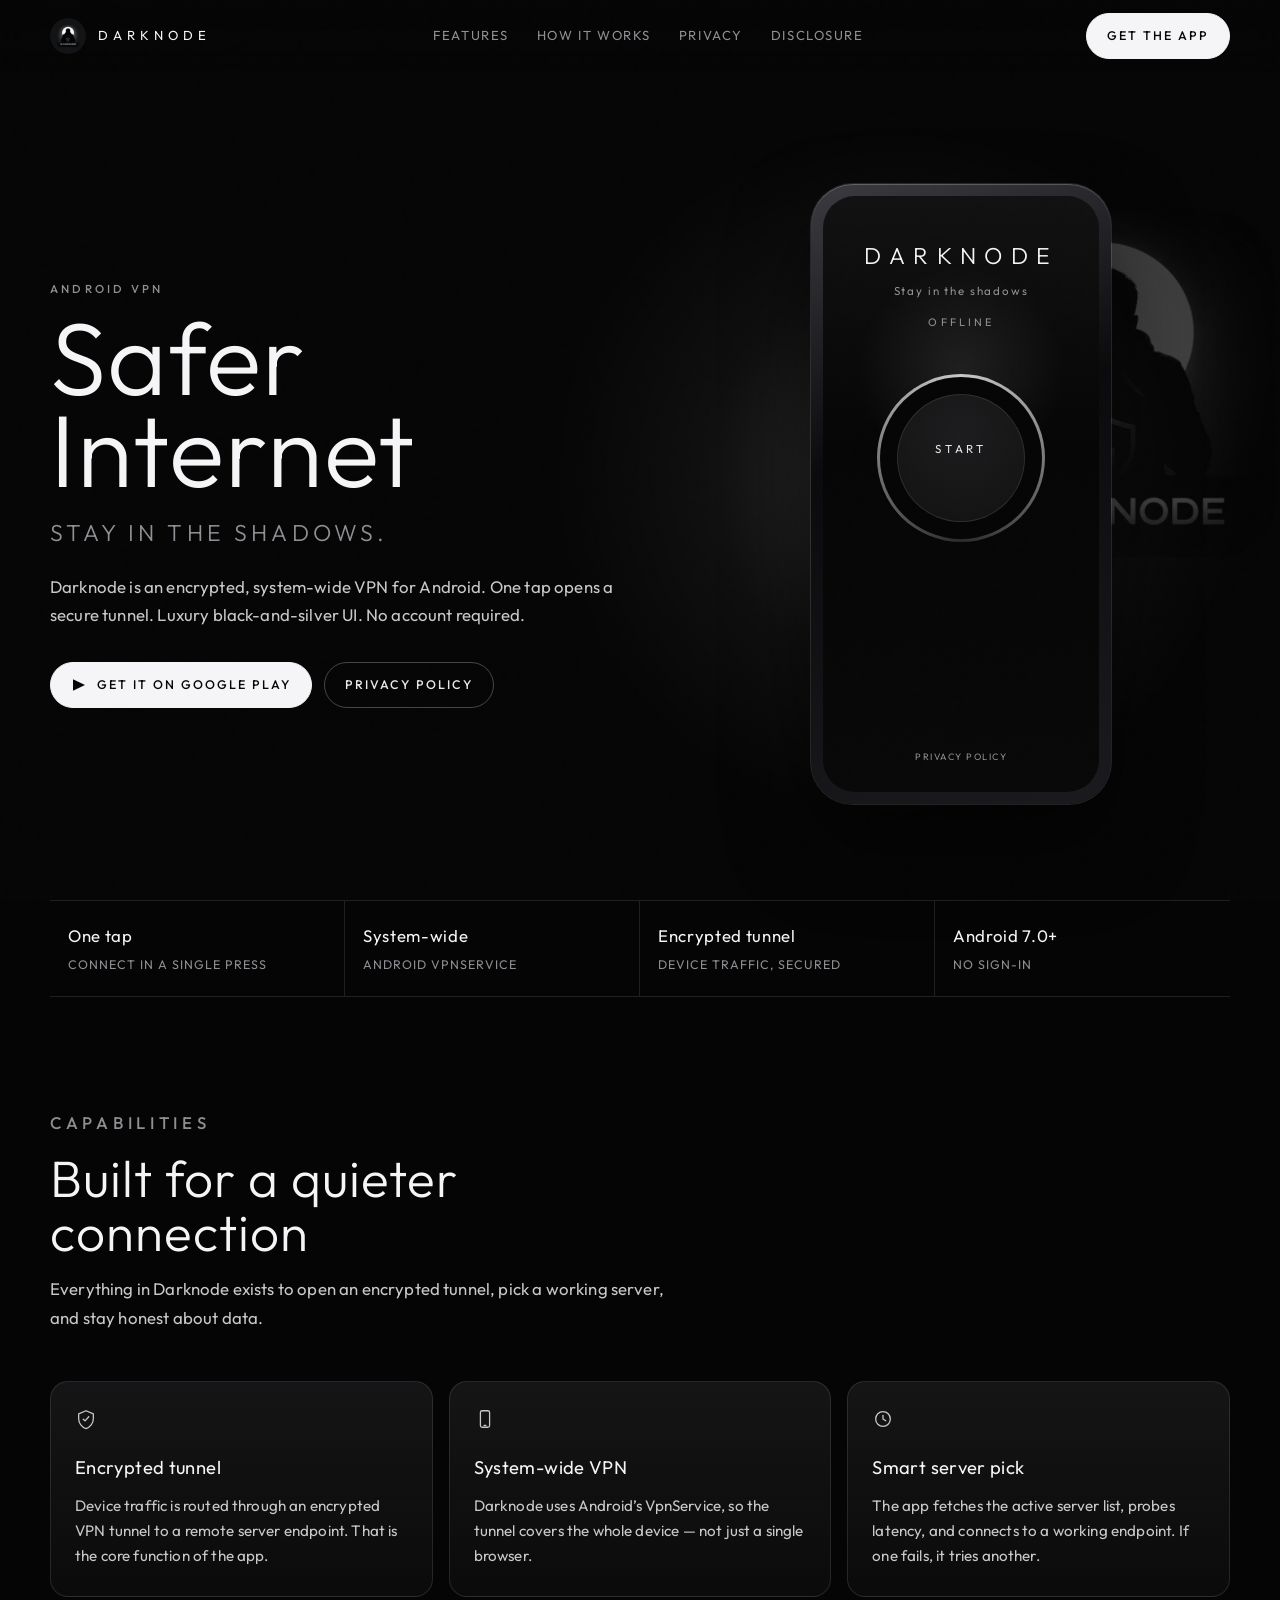
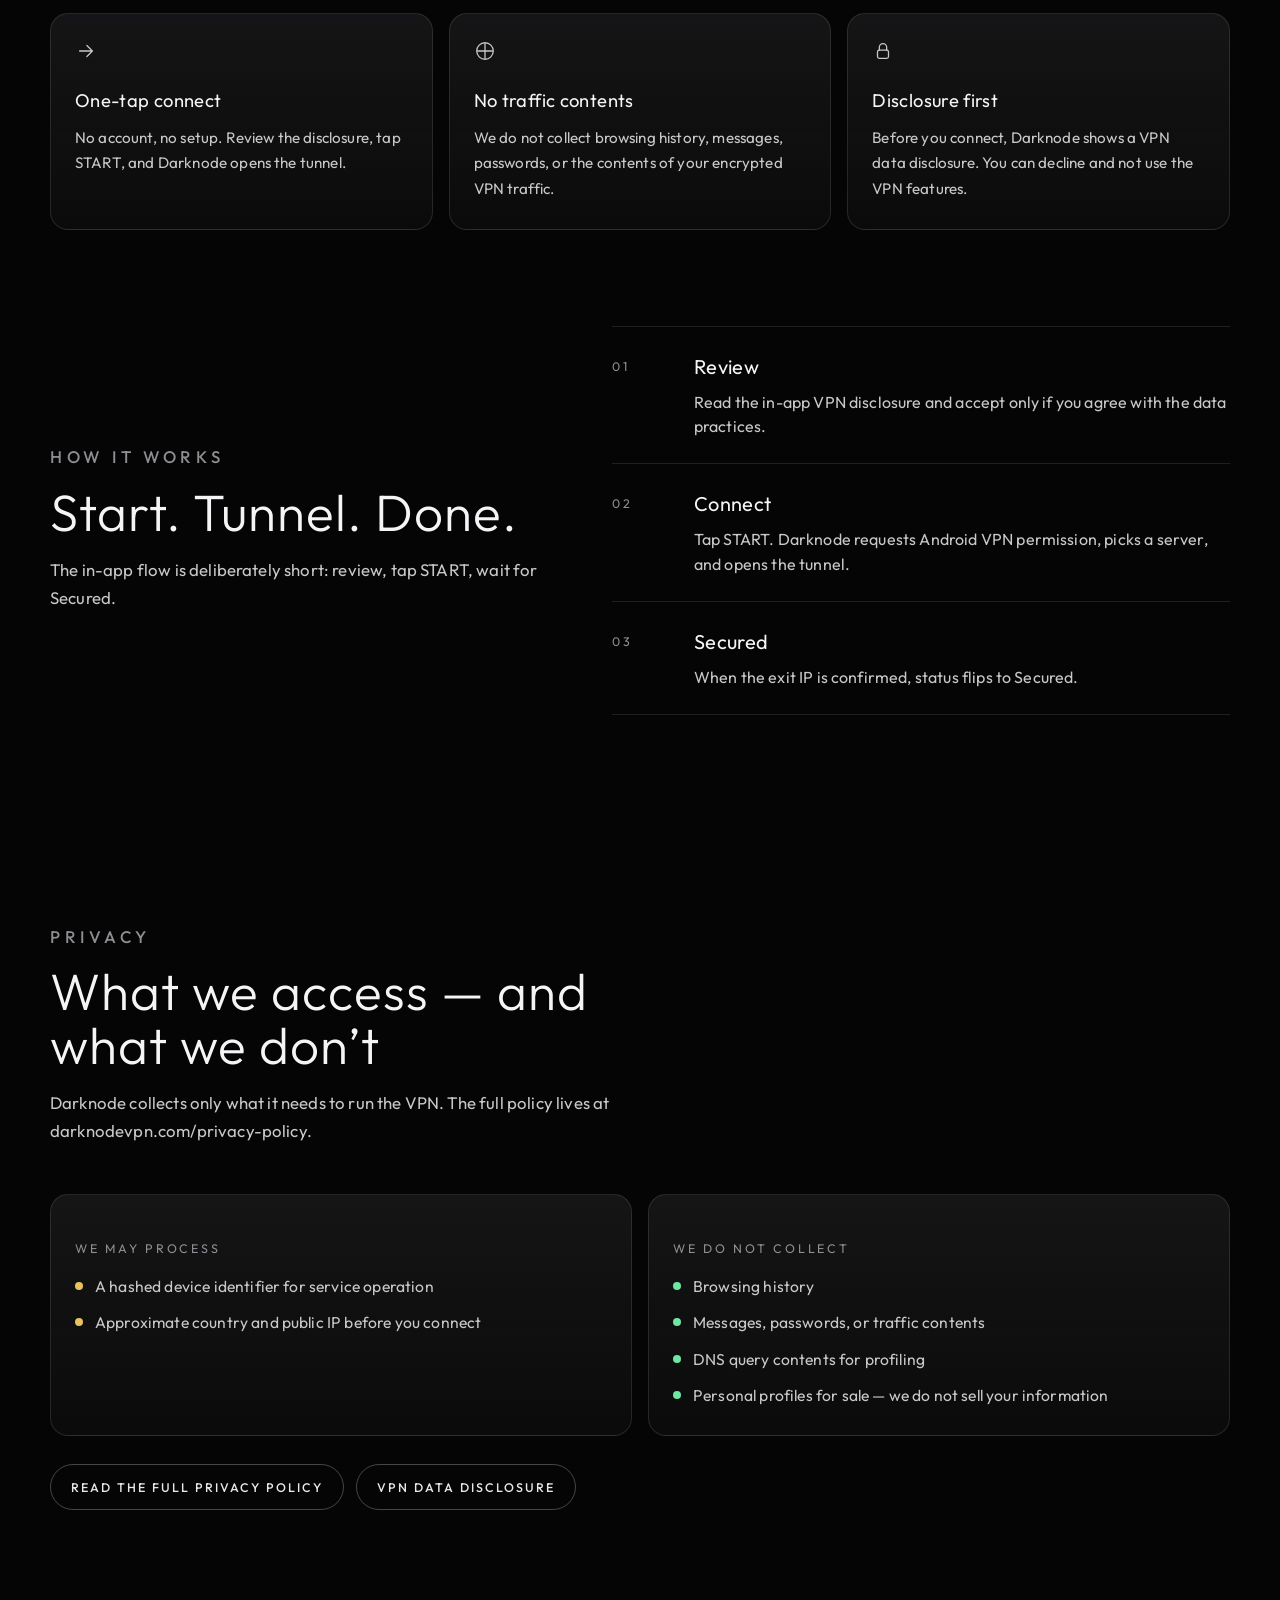
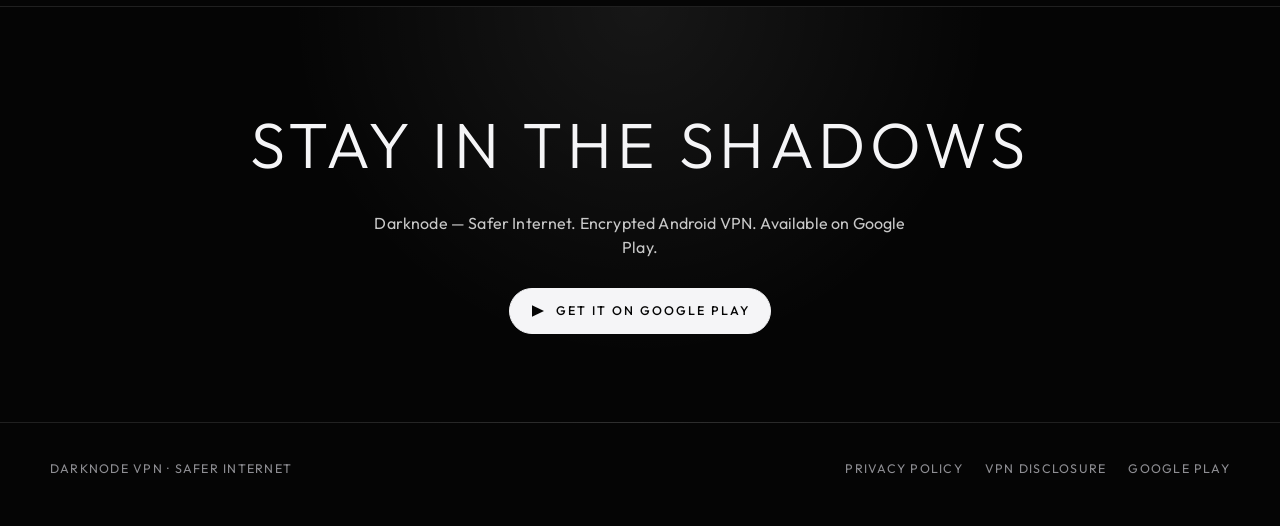
<file: index.html>
<!DOCTYPE html>
<html lang="en">
<head>
  <meta charset="utf-8" />
  <meta name="viewport" content="width=device-width, initial-scale=1" />
  <title>Darknode — Safer Internet</title>
  <meta name="description" content="Darknode is an encrypted, system-wide Android VPN. One tap. Luxury black-and-silver UI. No account required." />
  <meta name="theme-color" content="#050505" />
  <link rel="canonical" href="https://darknodevpn.com/" />
  <link rel="icon" href="assets/img/favicon.png" type="image/png" />
  <link rel="apple-touch-icon" href="assets/img/icon.png" />
  <meta property="og:type" content="website" />
  <meta property="og:site_name" content="Darknode" />
  <meta property="og:title" content="Darknode — Safer Internet" />
  <meta property="og:description" content="Encrypted Android VPN. Stay in the shadows." />
  <meta property="og:url" content="https://darknodevpn.com/" />
  <meta property="og:image" content="https://darknodevpn.com/assets/img/icon.png" />
  <meta name="twitter:card" content="summary" />
  <link rel="preconnect" href="https://fonts.googleapis.com" />
  <link rel="preconnect" href="https://fonts.gstatic.com" crossorigin />
  <link href="https://fonts.googleapis.com/css2?family=Outfit:wght@300;400;500&display=swap" rel="stylesheet" />
  <link rel="stylesheet" href="assets/css/styles.css" />
</head>
<body>
  <div class="noise" aria-hidden="true"></div>

  <header class="nav">
    <div class="nav-inner">
      <a class="brand" href="/">
        <img src="assets/img/icon-round.png" alt="" width="36" height="36" />
        <span class="brand-name">Darknode</span>
      </a>
      <nav class="nav-links" aria-label="Primary">
        <a href="#features">Features</a>
        <a href="#how">How it works</a>
        <a href="#privacy">Privacy</a>
        <a href="/vpn-disclosure">Disclosure</a>
      </nav>
      <div class="nav-actions">
        <a class="btn btn-solid" data-play href="https://play.google.com/store/apps/details?id=com.darknode.vpn">Get the app</a>
        <button class="nav-toggle" type="button" aria-label="Menu"><span></span></button>
      </div>
    </div>
  </header>

  <main>
    <section class="hero">
      <div class="halo" aria-hidden="true"></div>
      <img class="mark" src="assets/img/mark.png" alt="" />
      <div class="wrap hero-grid">
        <div class="hero-copy">
          <p class="kicker">Android VPN</p>
          <h1 class="hero-title">Safer Internet</h1>
          <p class="hero-line">Stay in the shadows.</p>
          <p class="hero-lead">Darknode is an encrypted, system-wide VPN for Android. One tap opens a secure tunnel. Luxury black-and-silver UI. No account required.</p>
          <div class="hero-cta">
            <a class="btn btn-solid" data-play href="https://play.google.com/store/apps/details?id=com.darknode.vpn">
              <svg class="play-icon" viewBox="0 0 24 24" aria-hidden="true"><path fill="currentColor" d="M3 20.5v-17L21 12 3 20.5z"/></svg>
              <span>Get it on Google Play</span>
            </a>
            <a class="btn btn-ghost" href="/privacy-policy">Privacy policy</a>
          </div>
        </div>
        <div class="device-wrap">
          <div class="device" data-state="idle">
            <div class="device-screen">
              <div class="phone-brand">
                <strong>DARKNODE</strong>
                <em>Stay in the shadows</em>
                <div class="phone-status" data-status>Offline</div>
              </div>
              <div class="connect">
                <div class="connect-aura"></div>
                <div class="connect-ring"></div>
                <div class="connect-core">
                  <div>
                    <div class="connect-label" data-label>START</div>
                    <div class="connect-timer" data-timer></div>
                  </div>
                </div>
              </div>
              <div class="phone-stats">
                <div class="ip-label">IP</div>
                <div class="ip-value" data-ip>—</div>
                <div class="muted" style="margin-top:6px;font-size:0.72rem" data-hint>Tap Connect to start VPN</div>
                <div class="traffic">
                  <div>
                    <div class="traffic-label">UP</div>
                    <b data-up>0 B</b>
                  </div>
                  <div>
                    <div class="traffic-label">DOWN</div>
                    <b data-down>0 B</b>
                  </div>
                </div>
              </div>
              <div class="phone-foot">Privacy Policy</div>
            </div>
          </div>
        </div>
      </div>
    </section>

    <section class="stats wrap" aria-label="Highlights">
      <div class="stat">
        <b>One tap</b>
        <span>Connect in a single press</span>
      </div>
      <div class="stat">
        <b>System-wide</b>
        <span>Android VpnService</span>
      </div>
      <div class="stat">
        <b>Encrypted tunnel</b>
        <span>Device traffic, secured</span>
      </div>
      <div class="stat">
        <b>Android 7.0+</b>
        <span>No sign-in</span>
      </div>
    </section>

    <section class="section" id="features">
      <div class="wrap">
        <div class="section-head">
          <p class="kicker">Capabilities</p>
          <h2>Built for a quieter connection</h2>
          <p>Everything in Darknode exists to open an encrypted tunnel, pick a working server, and stay honest about data.</p>
        </div>
        <div class="feature-grid">
          <article class="card">
            <svg viewBox="0 0 24 24"><path d="M12 3 4 6.5v5.2c0 5 3.5 9.6 8 10.8 4.5-1.2 8-5.8 8-10.8V6.5L12 3z"/><path d="M9 12.2 11 14l4-4.5"/></svg>
            <h3>Encrypted tunnel</h3>
            <p>Device traffic is routed through an encrypted VPN tunnel to a remote server endpoint. That is the core function of the app.</p>
          </article>
          <article class="card">
            <svg viewBox="0 0 24 24"><rect x="7" y="3" width="10" height="18" rx="2"/><path d="M11 19h2"/></svg>
            <h3>System-wide VPN</h3>
            <p>Darknode uses Android’s VpnService, so the tunnel covers the whole device — not just a single browser.</p>
          </article>
          <article class="card">
            <svg viewBox="0 0 24 24"><circle cx="12" cy="12" r="8"/><path d="M12 8v4l3 2"/></svg>
            <h3>Smart server pick</h3>
            <p>The app fetches the active server list, probes latency, and connects to a working endpoint. If one fails, it tries another.</p>
          </article>
          <article class="card">
            <svg viewBox="0 0 24 24"><path d="M5 12h14M13 6l6 6-6 6"/></svg>
            <h3>One-tap connect</h3>
            <p>No account, no setup. Review the disclosure, tap START, and Darknode opens the tunnel.</p>
          </article>
          <article class="card">
            <svg viewBox="0 0 24 24"><path d="M4 12h16M12 4v16"/><circle cx="12" cy="12" r="9"/></svg>
            <h3>No traffic contents</h3>
            <p>We do not collect browsing history, messages, passwords, or the contents of your encrypted VPN traffic.</p>
          </article>
          <article class="card">
            <svg viewBox="0 0 24 24"><path d="M8 11V8a4 4 0 0 1 8 0v3"/><rect x="6" y="11" width="12" height="9" rx="2"/></svg>
            <h3>Disclosure first</h3>
            <p>Before you connect, Darknode shows a VPN data disclosure. You can decline and not use the VPN features.</p>
          </article>
        </div>
      </div>
    </section>

    <section class="section" id="how" style="padding-top:0">
      <div class="wrap split">
        <div class="section-head" style="margin-bottom:0">
          <p class="kicker">How it works</p>
          <h2>Start. Tunnel. Done.</h2>
          <p>The in-app flow is deliberately short: review, tap START, wait for Secured.</p>
        </div>
        <div class="steps">
          <article class="step">
            <div class="step-num">01</div>
            <div>
              <h3>Review</h3>
              <p>Read the in-app VPN disclosure and accept only if you agree with the data practices.</p>
            </div>
          </article>
          <article class="step">
            <div class="step-num">02</div>
            <div>
              <h3>Connect</h3>
              <p>Tap START. Darknode requests Android VPN permission, picks a server, and opens the tunnel.</p>
            </div>
          </article>
          <article class="step">
            <div class="step-num">03</div>
            <div>
              <h3>Secured</h3>
              <p>When the exit IP is confirmed, status flips to Secured.</p>
            </div>
          </article>
        </div>
      </div>
    </section>

    <section class="section" id="privacy">
      <div class="wrap">
        <div class="section-head">
          <p class="kicker">Privacy</p>
          <h2>What we access — and what we don’t</h2>
          <p>Darknode collects only what it needs to run the VPN. The full policy lives at darknodevpn.com/privacy-policy.</p>
        </div>
        <div class="privacy-grid">
          <article class="card privacy-card yes">
            <h3>We may process</h3>
            <ul>
              <li><span class="dot"></span><span>A hashed device identifier for service operation</span></li>
              <li><span class="dot"></span><span>Approximate country and public IP before you connect</span></li>
            </ul>
          </article>
          <article class="card privacy-card no">
            <h3>We do not collect</h3>
            <ul>
              <li><span class="dot"></span><span>Browsing history</span></li>
              <li><span class="dot"></span><span>Messages, passwords, or traffic contents</span></li>
              <li><span class="dot"></span><span>DNS query contents for profiling</span></li>
              <li><span class="dot"></span><span>Personal profiles for sale — we do not sell your information</span></li>
            </ul>
          </article>
        </div>
        <div class="hero-cta" style="margin-top:28px">
          <a class="btn btn-ghost" href="/privacy-policy">Read the full privacy policy</a>
          <a class="btn btn-ghost" href="/vpn-disclosure">VPN data disclosure</a>
        </div>
      </div>
    </section>

    <section class="cta-band">
      <div class="wrap">
        <h2>Stay in the shadows</h2>
        <p>Darknode — Safer Internet. Encrypted Android VPN. Available on Google Play.</p>
        <a class="btn btn-solid" data-play href="https://play.google.com/store/apps/details?id=com.darknode.vpn">
          <svg class="play-icon" viewBox="0 0 24 24" aria-hidden="true"><path fill="currentColor" d="M3 20.5v-17L21 12 3 20.5z"/></svg>
          <span>Get it on Google Play</span>
        </a>
      </div>
    </section>
  </main>

  <footer class="footer">
    <div class="wrap footer-inner">
      <small>Darknode VPN · Safer Internet</small>
      <nav>
        <a href="/privacy-policy">Privacy Policy</a>
        <a href="/vpn-disclosure">VPN disclosure</a>
        <a data-play href="https://play.google.com/store/apps/details?id=com.darknode.vpn">Google Play</a>
      </nav>
    </div>
  </footer>

  <script src="assets/js/main.js"></script>
</body>
</html>
</file>
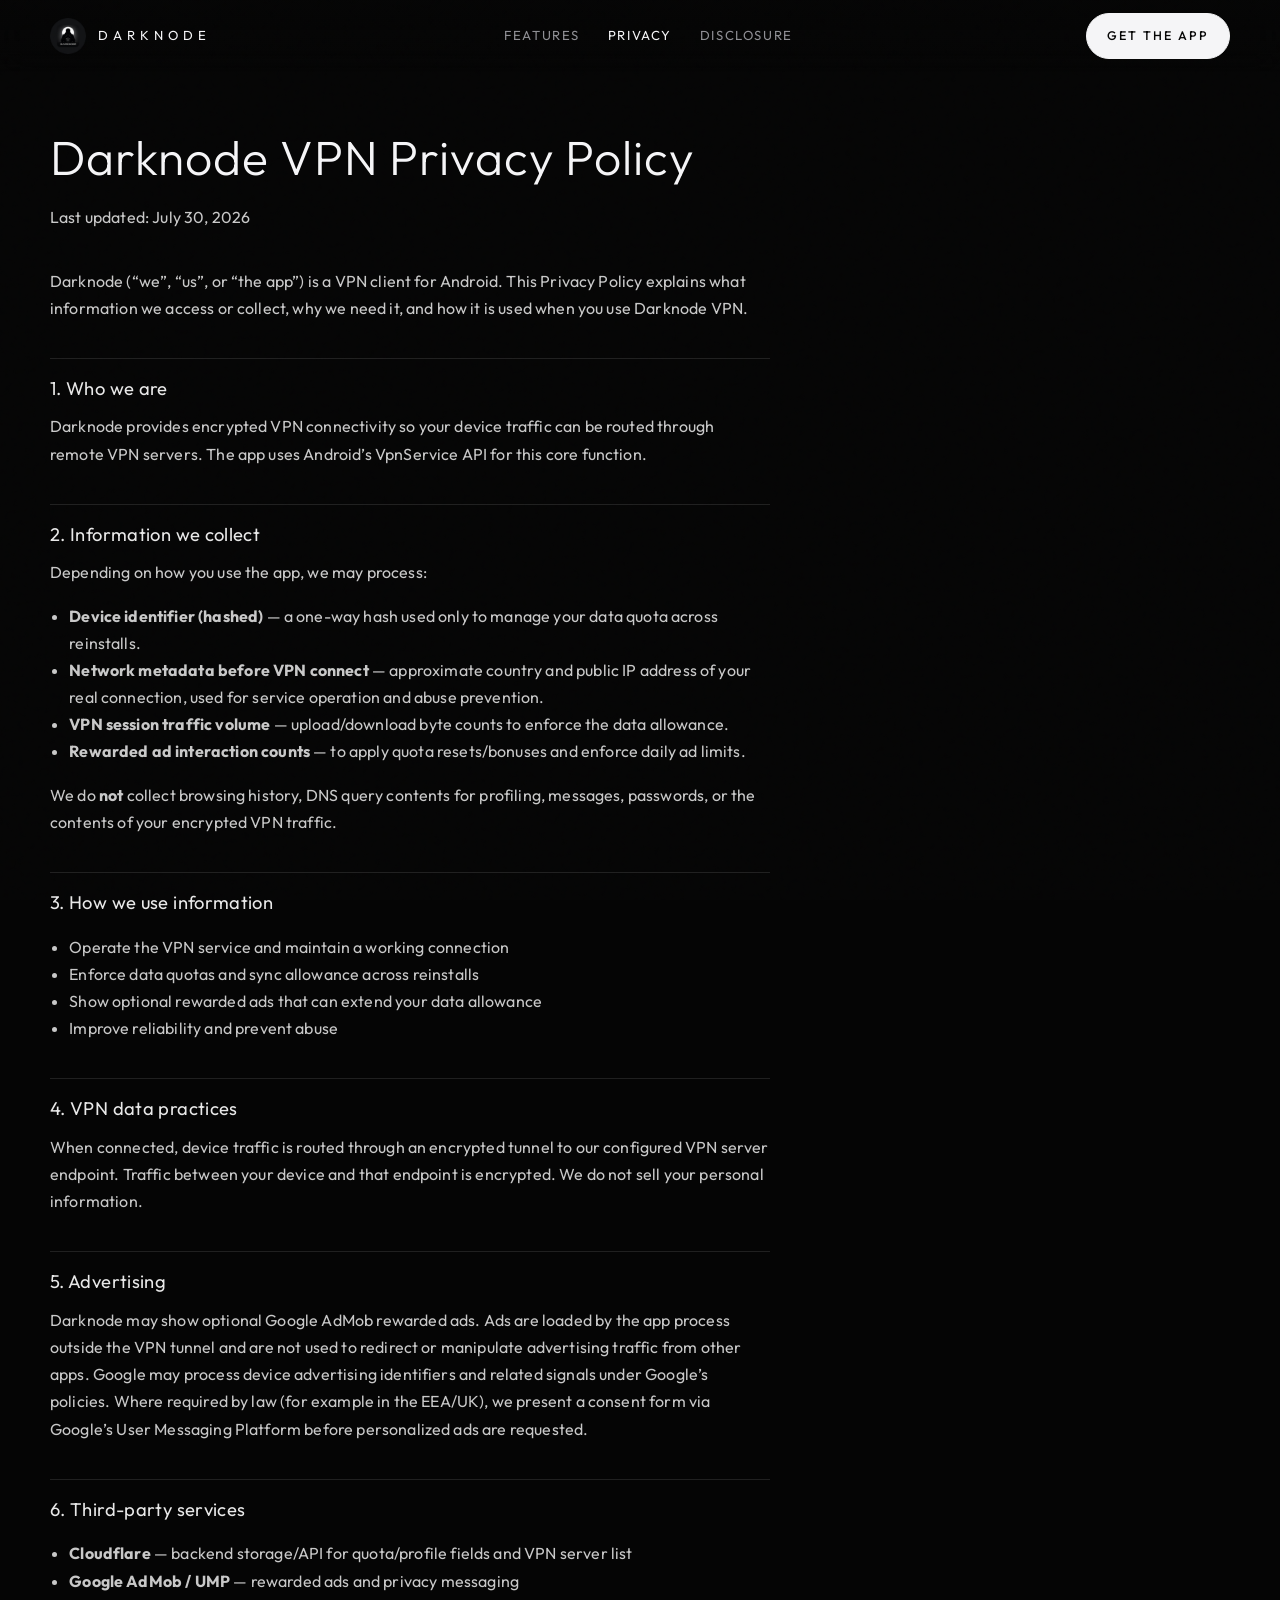
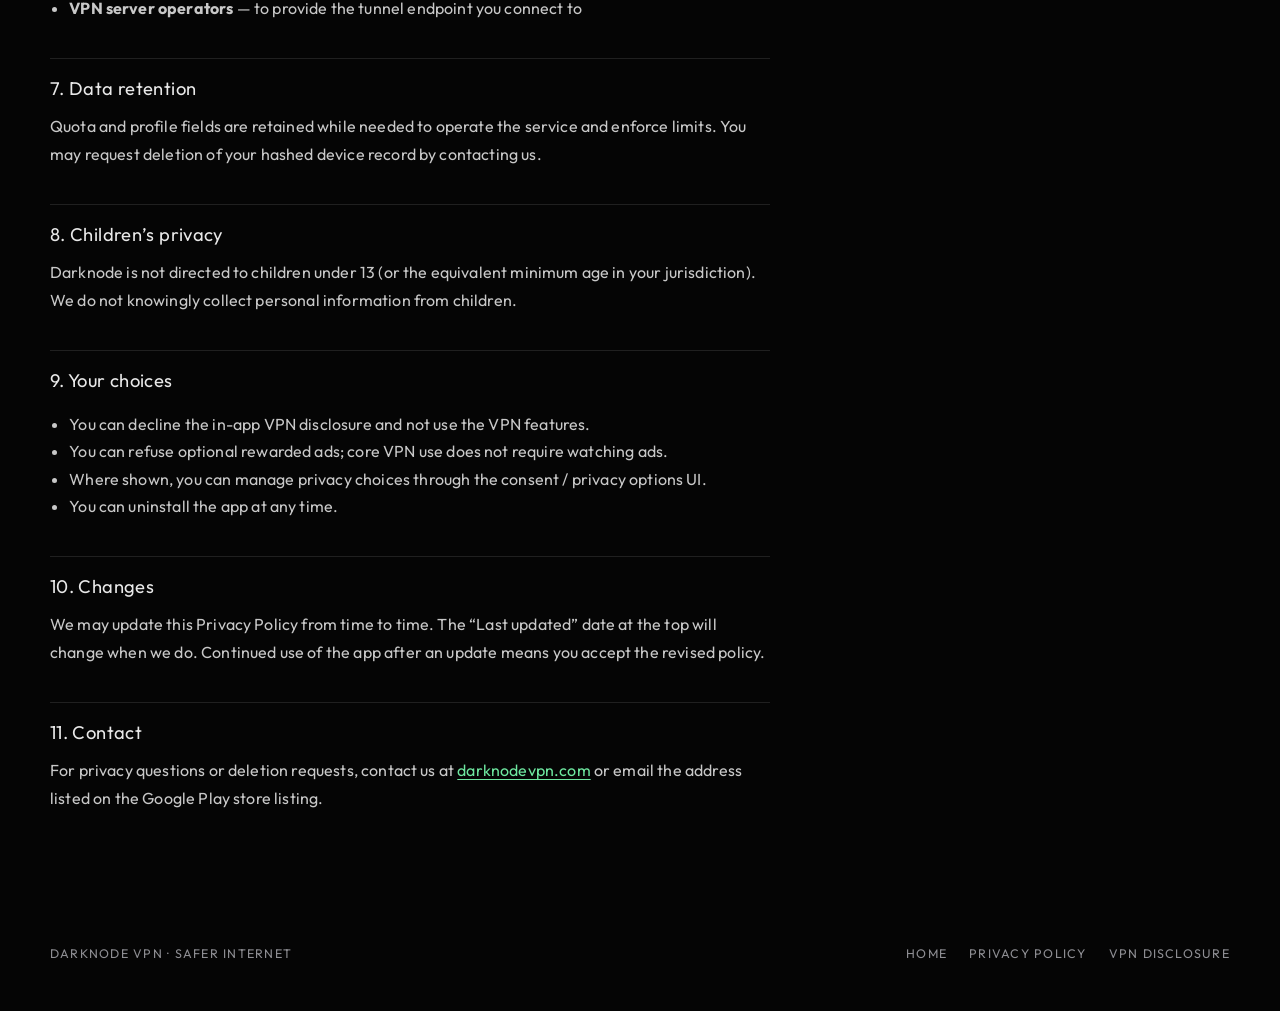
<file: privacy-policy.html>
<!DOCTYPE html>
<html lang="en">
<head>
  <meta charset="utf-8" />
  <meta name="viewport" content="width=device-width, initial-scale=1" />
  <title>Darknode VPN — Privacy Policy</title>
  <meta name="description" content="Privacy Policy for Darknode, an Android VPN client. Explains what information we access or collect and how it is used." />
  <meta name="theme-color" content="#050505" />
  <link rel="canonical" href="https://darknodevpn.com/privacy-policy" />
  <link rel="icon" href="assets/img/favicon.png" type="image/png" />
  <link rel="apple-touch-icon" href="assets/img/icon.png" />
  <link rel="preconnect" href="https://fonts.googleapis.com" />
  <link rel="preconnect" href="https://fonts.gstatic.com" crossorigin />
  <link href="https://fonts.googleapis.com/css2?family=Outfit:wght@300;400;500&display=swap" rel="stylesheet" />
  <link rel="stylesheet" href="assets/css/styles.css" />
</head>
<body>
  <div class="noise" aria-hidden="true"></div>
  <header class="nav">
    <div class="nav-inner">
      <a class="brand" href="/">
        <img src="assets/img/icon-round.png" alt="" width="36" height="36" />
        <span class="brand-name">Darknode</span>
      </a>
      <nav class="nav-links" aria-label="Primary">
        <a href="/#features">Features</a>
        <a href="/privacy-policy" aria-current="page">Privacy</a>
        <a href="/vpn-disclosure">Disclosure</a>
      </nav>
      <div class="nav-actions">
        <a class="btn btn-solid" href="https://play.google.com/store/apps/details?id=com.darknode.vpn">Get the app</a>
        <button class="nav-toggle" type="button" aria-label="Menu"><span></span></button>
      </div>
    </div>
  </header>

  <main class="legal wrap">
    <article class="legal-body">
      <h1>Darknode VPN Privacy Policy</h1>
      <p class="legal-meta">Last updated: July 30, 2026</p>

      <p>
        Darknode (“we”, “us”, or “the app”) is a VPN client for Android.
        This Privacy Policy explains what information we access or collect,
        why we need it, and how it is used when you use Darknode VPN.
      </p>

      <h2>1. Who we are</h2>
      <p>
        Darknode provides encrypted VPN connectivity so your device traffic can be
        routed through remote VPN servers. The app uses Android’s VpnService API
        for this core function.
      </p>

      <h2>2. Information we collect</h2>
      <p>Depending on how you use the app, we may process:</p>
      <ul>
        <li><strong>Device identifier (hashed)</strong> — a one-way hash used only to manage your data quota across reinstalls.</li>
        <li><strong>Network metadata before VPN connect</strong> — approximate country and public IP address of your real connection, used for service operation and abuse prevention.</li>
        <li><strong>VPN session traffic volume</strong> — upload/download byte counts to enforce the data allowance.</li>
        <li><strong>Rewarded ad interaction counts</strong> — to apply quota resets/bonuses and enforce daily ad limits.</li>
      </ul>
      <p>
        We do <strong>not</strong> collect browsing history, DNS query contents for profiling,
        messages, passwords, or the contents of your encrypted VPN traffic.
      </p>

      <h2>3. How we use information</h2>
      <ul>
        <li>Operate the VPN service and maintain a working connection</li>
        <li>Enforce data quotas and sync allowance across reinstalls</li>
        <li>Show optional rewarded ads that can extend your data allowance</li>
        <li>Improve reliability and prevent abuse</li>
      </ul>

      <h2>4. VPN data practices</h2>
      <p>
        When connected, device traffic is routed through an encrypted tunnel to our
        configured VPN server endpoint. Traffic between your device and that endpoint
        is encrypted. We do not sell your personal information.
      </p>

      <h2>5. Advertising</h2>
      <p>
        Darknode may show optional Google AdMob rewarded ads. Ads are loaded by the
        app process outside the VPN tunnel and are not used to redirect or manipulate
        advertising traffic from other apps. Google may process device advertising
        identifiers and related signals under Google’s policies. Where required by law
        (for example in the EEA/UK), we present a consent form via Google’s User Messaging Platform before personalized ads are requested.
      </p>

      <h2>6. Third-party services</h2>
      <ul>
        <li><strong>Cloudflare</strong> — backend storage/API for quota/profile fields and VPN server list</li>
        <li><strong>Google AdMob / UMP</strong> — rewarded ads and privacy messaging</li>
        <li><strong>VPN server operators</strong> — to provide the tunnel endpoint you connect to</li>
      </ul>

      <h2>7. Data retention</h2>
      <p>
        Quota and profile fields are retained while needed to operate the service
        and enforce limits. You may request deletion of your hashed device record by contacting us.
      </p>

      <h2>8. Children’s privacy</h2>
      <p>
        Darknode is not directed to children under 13 (or the equivalent minimum age
        in your jurisdiction). We do not knowingly collect personal information from children.
      </p>

      <h2>9. Your choices</h2>
      <ul>
        <li>You can decline the in-app VPN disclosure and not use the VPN features.</li>
        <li>You can refuse optional rewarded ads; core VPN use does not require watching ads.</li>
        <li>Where shown, you can manage privacy choices through the consent / privacy options UI.</li>
        <li>You can uninstall the app at any time.</li>
      </ul>

      <h2>10. Changes</h2>
      <p>
        We may update this Privacy Policy from time to time. The “Last updated” date
        at the top will change when we do. Continued use of the app after an update
        means you accept the revised policy.
      </p>

      <h2>11. Contact</h2>
      <p>
        For privacy questions or deletion requests, contact us at
        <a href="https://darknodevpn.com/privacy-policy">darknodevpn.com</a>
        or email the address listed on the Google Play store listing.
      </p>
    </article>
  </main>

  <footer class="footer">
    <div class="wrap footer-inner">
      <small>Darknode VPN · Safer Internet</small>
      <nav>
        <a href="/">Home</a>
        <a href="/privacy-policy">Privacy Policy</a>
        <a href="/vpn-disclosure">VPN disclosure</a>
      </nav>
    </div>
  </footer>
  <script src="assets/js/main.js"></script>
</body>
</html>
</file>
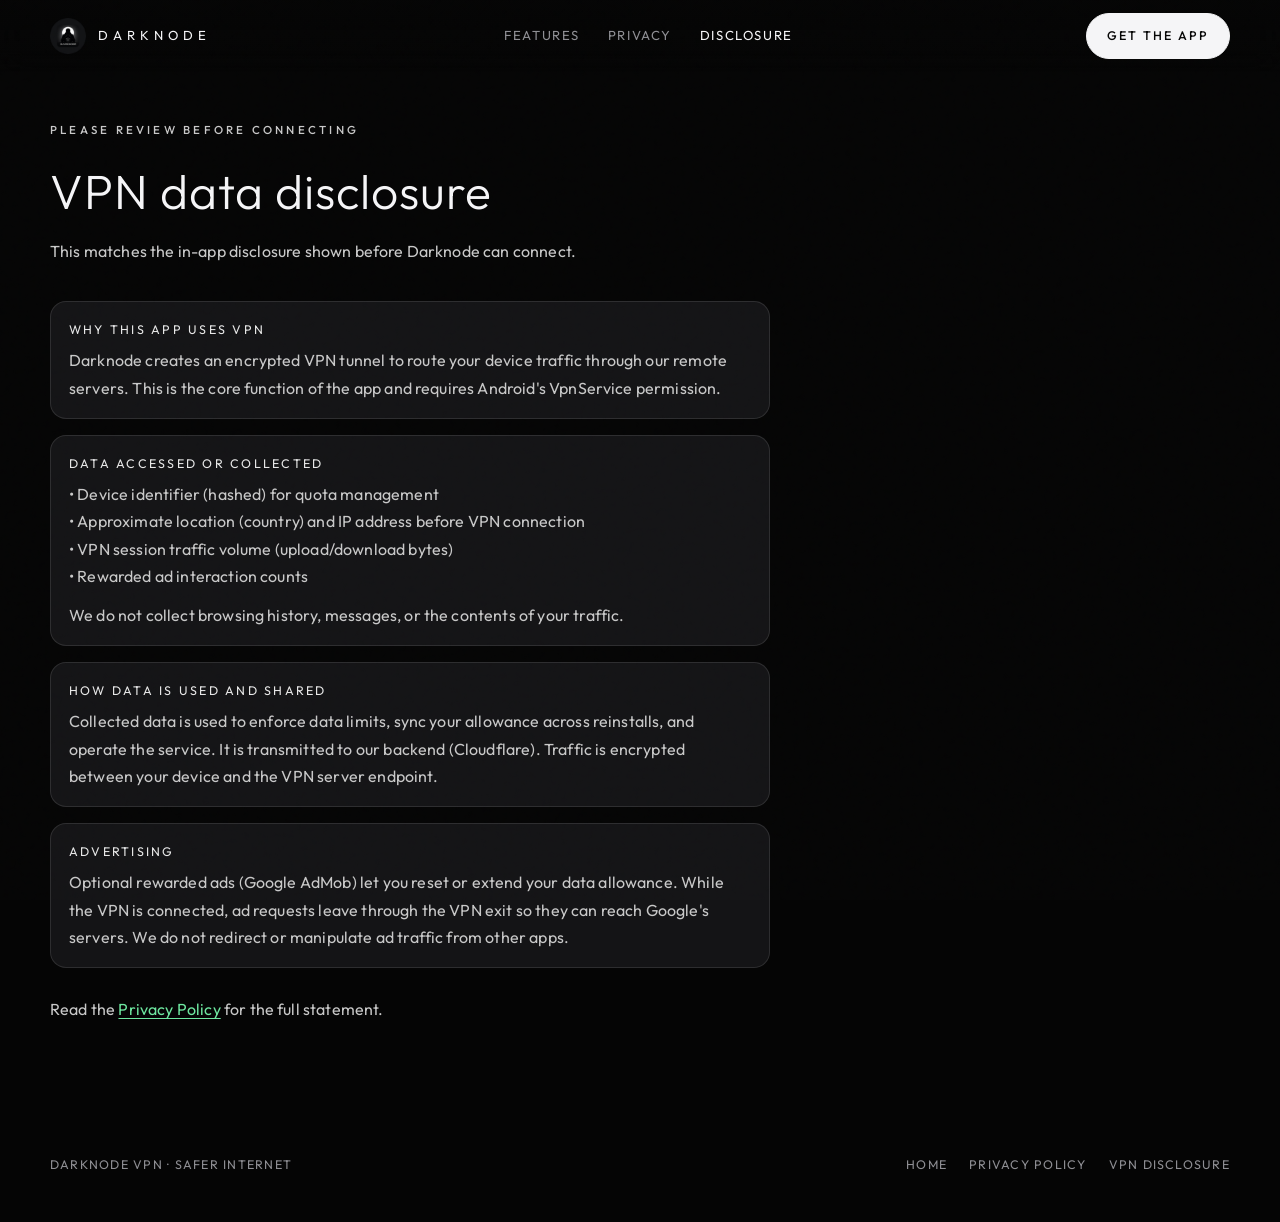
<file: vpn-disclosure.html>
<!DOCTYPE html>
<html lang="en">
<head>
  <meta charset="utf-8" />
  <meta name="viewport" content="width=device-width, initial-scale=1" />
  <title>Darknode VPN — VPN data disclosure</title>
  <meta name="description" content="In-app VPN data disclosure for Darknode: why the app uses VPN, what data is accessed, and how it is used." />
  <meta name="theme-color" content="#050505" />
  <link rel="canonical" href="https://darknodevpn.com/vpn-disclosure" />
  <link rel="icon" href="assets/img/favicon.png" type="image/png" />
  <link rel="apple-touch-icon" href="assets/img/icon.png" />
  <link rel="preconnect" href="https://fonts.googleapis.com" />
  <link rel="preconnect" href="https://fonts.gstatic.com" crossorigin />
  <link href="https://fonts.googleapis.com/css2?family=Outfit:wght@300;400;500&display=swap" rel="stylesheet" />
  <link rel="stylesheet" href="assets/css/styles.css" />
</head>
<body>
  <div class="noise" aria-hidden="true"></div>
  <header class="nav">
    <div class="nav-inner">
      <a class="brand" href="/">
        <img src="assets/img/icon-round.png" alt="" width="36" height="36" />
        <span class="brand-name">Darknode</span>
      </a>
      <nav class="nav-links" aria-label="Primary">
        <a href="/#features">Features</a>
        <a href="/privacy-policy">Privacy</a>
        <a href="/vpn-disclosure" aria-current="page">Disclosure</a>
      </nav>
      <div class="nav-actions">
        <a class="btn btn-solid" href="https://play.google.com/store/apps/details?id=com.darknode.vpn">Get the app</a>
        <button class="nav-toggle" type="button" aria-label="Menu"><span></span></button>
      </div>
    </div>
  </header>

  <main class="legal wrap">
    <article class="legal-body">
      <p class="kicker">Please review before connecting</p>
      <h1>VPN data disclosure</h1>
      <p class="legal-meta">This matches the in-app disclosure shown before Darknode can connect.</p>

      <section class="disclosure-card">
        <h2>Why this app uses VPN</h2>
        <p>Darknode creates an encrypted VPN tunnel to route your device traffic through our remote servers. This is the core function of the app and requires Android's VpnService permission.</p>
      </section>

      <section class="disclosure-card">
        <h2>Data accessed or collected</h2>
        <p>
          • Device identifier (hashed) for quota management<br />
          • Approximate location (country) and IP address before VPN connection<br />
          • VPN session traffic volume (upload/download bytes)<br />
          • Rewarded ad interaction counts
        </p>
        <p style="margin-top:12px">We do not collect browsing history, messages, or the contents of your traffic.</p>
      </section>

      <section class="disclosure-card">
        <h2>How data is used and shared</h2>
        <p>Collected data is used to enforce data limits, sync your allowance across reinstalls, and operate the service. It is transmitted to our backend (Cloudflare). Traffic is encrypted between your device and the VPN server endpoint.</p>
      </section>

      <section class="disclosure-card">
        <h2>Advertising</h2>
        <p>Optional rewarded ads (Google AdMob) let you reset or extend your data allowance. While the VPN is connected, ad requests leave through the VPN exit so they can reach Google's servers. We do not redirect or manipulate ad traffic from other apps.</p>
      </section>

      <p style="margin-top:28px">
        Read the <a href="/privacy-policy">Privacy Policy</a> for the full statement.
      </p>
    </article>
  </main>

  <footer class="footer">
    <div class="wrap footer-inner">
      <small>Darknode VPN · Safer Internet</small>
      <nav>
        <a href="/">Home</a>
        <a href="/privacy-policy">Privacy Policy</a>
        <a href="/vpn-disclosure">VPN disclosure</a>
      </nav>
    </div>
  </footer>
  <script src="assets/js/main.js"></script>
</body>
</html>
</file>
<file: assets/css/styles.css>
:root {
  --black: #050505;
  --black-soft: #111111;
  --charcoal: #1c1c1e;
  --graphite: #2a2a2e;
  --silver: #c8c8c8;
  --silver-bright: #e8e8e8;
  --silver-dim: #8e8e93;
  --platinum: #f5f5f7;
  --accent: #b8b8b8;
  --connecting: #e6c35c;
  --connected: #6ee7a0;
  --error: #ff6b6b;
  --line: rgba(200, 200, 200, 0.14);
  --line-strong: rgba(232, 232, 232, 0.28);
  --nav-h: 72px;
  --radius: 18px;
  --max: 1180px;
  --ease: cubic-bezier(0.22, 1, 0.36, 1);
}

*,
*::before,
*::after {
  box-sizing: border-box;
}

html {
  scroll-behavior: smooth;
}

html,
body {
  margin: 0;
  min-height: 100%;
  background: var(--black);
  color: var(--platinum);
}

body {
  font-family: "Outfit", system-ui, sans-serif;
  font-weight: 400;
  line-height: 1.55;
  letter-spacing: 0.01em;
  overflow-x: hidden;
}

img {
  max-width: 100%;
  display: block;
}

a {
  color: inherit;
  text-decoration: none;
}

button {
  font: inherit;
  cursor: pointer;
  border: 0;
  background: none;
  color: inherit;
}

.noise {
  pointer-events: none;
  position: fixed;
  inset: 0;
  z-index: 40;
  opacity: 0.045;
  mix-blend-mode: overlay;
  background-image: url("data:image/svg+xml,%3Csvg viewBox='0 0 160 160' xmlns='http://www.w3.org/2000/svg'%3E%3Cfilter id='n'%3E%3CfeTurbulence type='fractalNoise' baseFrequency='.85' numOctaves='4' stitchTiles='stitch'/%3E%3C/filter%3E%3Crect width='100%25' height='100%25' filter='url(%23n)'/%3E%3C/svg%3E");
}

.wrap {
  width: min(var(--max), calc(100% - 48px));
  margin-inline: auto;
}

.kicker {
  margin: 0 0 14px;
  font-size: 0.72rem;
  font-weight: 500;
  letter-spacing: 0.28em;
  text-transform: uppercase;
  color: var(--silver-dim);
}

h1,
h2,
h3 {
  margin: 0;
  font-weight: 300;
  letter-spacing: 0.02em;
  color: var(--platinum);
}

p {
  margin: 0;
  color: var(--silver);
}

.muted {
  color: var(--silver-dim);
}

/* Nav */
.nav {
  position: sticky;
  top: 0;
  z-index: 30;
  height: var(--nav-h);
  display: flex;
  align-items: center;
  border-bottom: 1px solid transparent;
  background: linear-gradient(to bottom, rgba(5, 5, 5, 0.92), rgba(5, 5, 5, 0.72) 70%, transparent);
  backdrop-filter: blur(16px);
  transition: border-color 0.3s var(--ease), background 0.3s var(--ease);
}

body.menu-open .nav {
  height: auto;
  background: #050505;
  border-bottom-color: var(--line);
}

.nav.is-scrolled {
  border-bottom-color: var(--line);
  background: rgba(5, 5, 5, 0.88);
}

.nav-inner {
  display: flex;
  align-items: center;
  justify-content: space-between;
  gap: 24px;
  width: min(var(--max), calc(100% - 48px));
  margin-inline: auto;
}

.brand {
  display: flex;
  align-items: center;
  gap: 12px;
}

.brand img {
  width: 36px;
  height: 36px;
  border-radius: 10px;
}

.brand-name {
  font-size: 0.82rem;
  font-weight: 400;
  letter-spacing: 0.38em;
  text-transform: uppercase;
  color: var(--platinum);
}

.nav-links {
  display: flex;
  align-items: center;
  gap: 28px;
}

.nav-links a {
  font-size: 0.82rem;
  letter-spacing: 0.12em;
  text-transform: uppercase;
  color: var(--silver-dim);
  transition: color 0.2s;
}

.nav-links a:hover,
.nav-links a[aria-current="page"] {
  color: var(--platinum);
}

.nav-actions {
  display: flex;
  align-items: center;
  gap: 14px;
}

.btn {
  display: inline-flex;
  align-items: center;
  justify-content: center;
  flex-direction: row;
  gap: 10px;
  min-height: 46px;
  padding: 0 20px;
  border-radius: 999px;
  border: 1px solid var(--line-strong);
  font-size: 0.78rem;
  font-weight: 500;
  letter-spacing: 0.16em;
  text-transform: uppercase;
  transition: transform 0.25s var(--ease), background 0.25s, color 0.25s, border-color 0.25s;
}

.btn:hover {
  transform: translateY(-1px);
}

.btn-solid {
  background: var(--platinum);
  color: var(--black);
  border-color: var(--platinum);
}

.btn-solid:hover {
  background: #fff;
}

.btn-ghost {
  background: transparent;
  color: var(--silver-bright);
}

.btn-ghost:hover {
  border-color: var(--silver);
  color: var(--platinum);
}

.nav-toggle {
  display: none;
  width: 42px;
  height: 42px;
  place-items: center;
  border: 1px solid var(--line);
  border-radius: 12px;
}

.nav-toggle span,
.nav-toggle span::before,
.nav-toggle span::after {
  display: block;
  width: 16px;
  height: 1.5px;
  background: var(--silver-bright);
  position: relative;
}

.nav-toggle span::before,
.nav-toggle span::after {
  content: "";
  position: absolute;
}

.nav-toggle span::before { top: -5px; }
.nav-toggle span::after { top: 5px; }

/* Hero */
.hero {
  position: relative;
  padding: 48px 0 32px;
  min-height: calc(100svh - var(--nav-h));
  display: grid;
  align-items: center;
}

.hero-grid {
  display: grid;
  grid-template-columns: 1.05fr 0.95fr;
  gap: 48px;
  align-items: center;
}

.hero-copy {
  position: relative;
  z-index: 1;
}

.hero-title {
  font-size: clamp(3.4rem, 8vw, 6.4rem);
  line-height: 0.9;
  letter-spacing: 0.01em;
}

.hero-line {
  margin-top: 18px;
  font-size: clamp(1.15rem, 2vw, 1.45rem);
  font-weight: 300;
  letter-spacing: 0.18em;
  text-transform: uppercase;
  color: var(--silver-dim);
}

.hero-lead {
  max-width: 36rem;
  margin-top: 22px;
  font-size: 1.05rem;
  line-height: 1.7;
  position: relative;
  z-index: 1;
}

.hero-cta {
  display: flex;
  flex-wrap: wrap;
  gap: 12px;
  margin-top: 32px;
}

.play-icon {
  width: 16px;
  height: 16px;
  flex: none;
}

.halo {
  position: absolute;
  inset: auto auto 8% 42%;
  width: min(720px, 70vw);
  height: min(720px, 70vw);
  border-radius: 50%;
  background: radial-gradient(circle, rgba(255, 255, 255, 0.16), rgba(255, 255, 255, 0.04) 38%, transparent 68%);
  pointer-events: none;
}

.mark {
  position: absolute;
  right: -8%;
  top: 4%;
  width: min(560px, 48vw);
  opacity: 0.22;
  filter: grayscale(1) contrast(1.15);
  pointer-events: none;
  mask-image: radial-gradient(circle at 50% 42%, #000 40%, transparent 78%);
}

.stats {
  display: grid;
  grid-template-columns: repeat(4, 1fr);
  border-top: 1px solid var(--line);
  border-bottom: 1px solid var(--line);
}

.stat {
  padding: 22px 18px;
  border-right: 1px solid var(--line);
}

.stat:last-child {
  border-right: 0;
}

.stat b {
  display: block;
  font-weight: 400;
  font-size: 1.05rem;
  color: var(--platinum);
  letter-spacing: 0.04em;
}

.stat span {
  display: block;
  margin-top: 6px;
  font-size: 0.78rem;
  letter-spacing: 0.08em;
  text-transform: uppercase;
  color: var(--silver-dim);
}

/* Phone */
.device-wrap {
  position: relative;
  z-index: 1;
  display: grid;
  place-items: center;
}

.device {
  width: 300px;
  height: 620px;
  padding: 12px;
  border-radius: 42px;
  direction: ltr;
  unicode-bidi: isolate;
  background: linear-gradient(160deg, #3a3a40, #0a0a0c 40%, #1a1a1e);
  box-shadow:
    0 0 0 1px rgba(255, 255, 255, 0.12),
    0 40px 80px rgba(0, 0, 0, 0.55),
    inset 0 1px 0 rgba(255, 255, 255, 0.2);
}

.device-screen {
  height: 100%;
  border-radius: 32px;
  overflow: hidden;
  background: linear-gradient(180deg, #111, #050505 42%, #080808);
  display: flex;
  flex-direction: column;
  align-items: center;
  justify-content: space-between;
  padding: 42px 28px 28px;
  position: relative;
}

.device-screen::before {
  content: "";
  position: absolute;
  top: 70px;
  width: 210px;
  height: 210px;
  border-radius: 50%;
  background: radial-gradient(circle, rgba(255, 255, 255, 0.09), transparent 70%);
}

.phone-brand {
  text-align: center;
  position: relative;
}

.phone-brand strong {
  display: block;
  font-size: 1.45rem;
  font-weight: 300;
  letter-spacing: 0.36em;
}

.phone-brand em {
  display: block;
  margin-top: 8px;
  font-style: normal;
  font-size: 0.72rem;
  letter-spacing: 0.16em;
  color: var(--silver-dim);
}

.phone-status {
  margin-top: 14px;
  font-size: 0.68rem;
  letter-spacing: 0.28em;
  text-transform: uppercase;
  color: var(--silver-dim);
  transition: color 0.4s;
}

.device[data-state="connecting"] .phone-status {
  color: var(--connecting);
}

.device[data-state="connected"] .phone-status {
  color: var(--connected);
}

.connect {
  position: relative;
  width: 168px;
  height: 168px;
  display: grid;
  place-items: center;
}

.connect-aura {
  position: absolute;
  inset: -18px;
  border-radius: 50%;
  opacity: 0;
  transition: opacity 0.4s;
}

.device[data-state="connecting"] .connect-aura {
  opacity: 1;
  background: radial-gradient(circle, rgba(230, 195, 92, 0.28), transparent 70%);
  animation: pulse 1.6s var(--ease) infinite;
}

.device[data-state="connected"] .connect-aura {
  opacity: 1;
  background: radial-gradient(circle, rgba(110, 231, 160, 0.28), transparent 70%);
  animation: pulse 2.2s var(--ease) infinite;
}

.connect-ring {
  position: absolute;
  inset: 0;
  border-radius: 50%;
  padding: 3px;
  background: conic-gradient(from 180deg, #2a2a2e, #c8c8c8, #2a2a2e);
}

.device[data-state="connecting"] .connect-ring {
  background: conic-gradient(from 90deg, #e6c35c, #f0d78a, #e6c35c88, #e6c35c);
  animation: spin 3.2s linear infinite;
}

.device[data-state="connected"] .connect-ring {
  background: conic-gradient(from 180deg, #6ee7a0, #e8e8e8, #6ee7a0b3, #8e8e93, #6ee7a0);
}

.connect-ring::after {
  content: "";
  display: block;
  width: 100%;
  height: 100%;
  border-radius: 50%;
  background: #050505;
}

.connect-core {
  position: relative;
  z-index: 1;
  width: 128px;
  height: 128px;
  border-radius: 50%;
  display: grid;
  place-items: center;
  text-align: center;
  border: 1px solid rgba(255, 255, 255, 0.1);
  background: radial-gradient(circle at 50% 30%, #1c1c1e, #111);
}

.device[data-state="connected"] .connect-core {
  border-color: rgba(110, 231, 160, 0.5);
  background: radial-gradient(circle at 50% 30%, rgba(110, 231, 160, 0.12), #1c1c1e 48%, #111);
}

.device[data-state="connecting"] .connect-core {
  border-color: rgba(230, 195, 92, 0.55);
}

.connect-label {
  font-size: 0.72rem;
  letter-spacing: 0.32em;
  color: var(--silver-bright);
}

.device[data-state="connected"] .connect-label {
  color: var(--connected);
}

.device[data-state="connecting"] .connect-label {
  color: var(--connecting);
}

.connect-timer {
  margin-top: 6px;
  font-size: 0.78rem;
  letter-spacing: 0.12em;
  color: var(--silver);
  font-variant-numeric: tabular-nums;
  min-height: 1em;
}

.phone-stats {
  min-height: 64px;
  text-align: center;
  opacity: 0;
  transform: translateY(8px);
  transition: opacity 0.4s, transform 0.4s;
}

.device[data-state="connected"] .phone-stats,
.device[data-state="connecting"] .phone-stats {
  opacity: 1;
  transform: none;
}

.ip-label,
.traffic-label {
  font-size: 0.62rem;
  letter-spacing: 0.22em;
  color: var(--silver-dim);
}

.ip-value {
  margin-top: 4px;
  font-size: 0.88rem;
  letter-spacing: 0.04em;
  color: var(--silver);
}

.traffic {
  display: flex;
  justify-content: center;
  gap: 28px;
  margin-top: 14px;
}

.traffic b {
  display: block;
  margin-top: 2px;
  font-weight: 400;
  color: var(--silver);
  font-variant-numeric: tabular-nums;
}

.phone-foot {
  font-size: 0.58rem;
  letter-spacing: 0.16em;
  text-transform: uppercase;
  color: var(--silver-dim);
}

/* Sections */
.section {
  padding: 96px 0;
}

.section-head {
  max-width: 640px;
  margin-bottom: 48px;
}

.section-head h2 {
  font-size: clamp(2.1rem, 4vw, 3.3rem);
  line-height: 1.05;
}

.section-head p {
  margin-top: 16px;
  font-size: 1.05rem;
  line-height: 1.7;
}

.feature-grid {
  display: grid;
  grid-template-columns: repeat(3, 1fr);
  gap: 16px;
}

.card {
  padding: 26px 24px 28px;
  border: 1px solid var(--line);
  border-radius: var(--radius);
  background: linear-gradient(180deg, rgba(28, 28, 30, 0.72), rgba(17, 17, 17, 0.5));
}

.card svg {
  width: 22px;
  height: 22px;
  stroke: var(--silver);
  fill: none;
  stroke-width: 1.4;
  stroke-linecap: round;
  stroke-linejoin: round;
}

.card h3 {
  margin: 18px 0 10px;
  font-size: 1.15rem;
  font-weight: 400;
}

.card p {
  font-size: 0.95rem;
  line-height: 1.65;
}

.split {
  display: grid;
  grid-template-columns: 0.9fr 1.1fr;
  gap: 56px;
  align-items: center;
}

.steps {
  display: grid;
  gap: 0;
}

.step {
  display: grid;
  grid-template-columns: 64px 1fr;
  gap: 18px;
  padding: 24px 0;
  border-top: 1px solid var(--line);
}

.step:last-child {
  border-bottom: 1px solid var(--line);
}

.step-num {
  font-size: 0.78rem;
  letter-spacing: 0.22em;
  color: var(--silver-dim);
  padding-top: 6px;
}

.step h3 {
  font-size: 1.25rem;
  font-weight: 400;
}

.step p {
  margin-top: 8px;
}

.data-panel {
  display: grid;
  grid-template-columns: 1.1fr 0.9fr;
  gap: 24px;
  padding: 36px;
  border: 1px solid var(--line);
  border-radius: 28px;
  background:
    radial-gradient(circle at 85% 20%, rgba(255, 255, 255, 0.06), transparent 32%),
    linear-gradient(180deg, #141416, #0b0b0c);
}

.data-meter {
  margin-top: 28px;
}

.data-meter .quota-row {
  font-size: 0.75rem;
}

.data-meter .quota-bar {
  height: 8px;
}

.data-meter .quota-bar span {
  width: 42%;
}

.chips {
  display: flex;
  flex-wrap: wrap;
  gap: 10px;
  margin-top: 22px;
}

.chip {
  padding: 8px 12px;
  border: 1px solid var(--line);
  border-radius: 999px;
  font-size: 0.75rem;
  letter-spacing: 0.08em;
  text-transform: uppercase;
  color: var(--silver);
}

.privacy-grid {
  display: grid;
  grid-template-columns: 1fr 1fr;
  gap: 16px;
}

.privacy-card h3 {
  font-size: 0.78rem;
  letter-spacing: 0.22em;
  text-transform: uppercase;
  color: var(--silver-dim);
  margin-bottom: 16px;
}

.privacy-card ul {
  margin: 0;
  padding: 0;
  list-style: none;
  display: grid;
  gap: 12px;
}

.privacy-card li {
  display: flex;
  gap: 12px;
  align-items: flex-start;
  color: var(--silver);
  font-size: 0.98rem;
}

.dot {
  flex: none;
  width: 8px;
  height: 8px;
  margin-top: 8px;
  border-radius: 50%;
  background: var(--silver-dim);
}

.privacy-card.yes .dot {
  background: var(--connecting);
}

.privacy-card.no .dot {
  background: var(--connected);
}

.cta-band {
  text-align: center;
  padding: 88px 24px;
  border-top: 1px solid var(--line);
  border-bottom: 1px solid var(--line);
  background: radial-gradient(circle at 50% 0%, rgba(255, 255, 255, 0.07), transparent 46%);
}

.cta-band h2 {
  font-size: clamp(2.2rem, 5vw, 4rem);
  letter-spacing: 0.08em;
  text-transform: uppercase;
}

.cta-band p {
  max-width: 34rem;
  margin: 16px auto 28px;
}

.footer {
  padding: 36px 0 48px;
}

.footer-inner {
  display: flex;
  justify-content: space-between;
  gap: 24px;
  align-items: center;
  flex-wrap: wrap;
}

.footer nav {
  display: flex;
  gap: 22px;
  flex-wrap: wrap;
}

.footer a,
.footer small {
  font-size: 0.78rem;
  letter-spacing: 0.1em;
  text-transform: uppercase;
  color: var(--silver-dim);
}

.legal {
  padding: 48px 0 96px;
}

.legal-body {
  max-width: 720px;
}

.legal-body h1 {
  font-size: clamp(2rem, 4vw, 3rem);
}

.legal-meta {
  margin: 10px 0 36px;
  color: var(--silver-dim);
}

.legal-body h2 {
  font-size: 1.15rem;
  font-weight: 400;
  margin: 36px 0 10px;
  padding-top: 16px;
  border-top: 1px solid var(--line);
  color: var(--silver-bright);
}

.legal-body p,
.legal-body li {
  color: var(--silver);
  line-height: 1.7;
}

.legal-body p + p {
  margin-top: 14px;
}

.legal-body ul {
  padding-left: 1.2rem;
}

.legal-body a {
  color: var(--connected);
  text-decoration: underline;
  text-underline-offset: 3px;
}

.disclosure-card {
  margin: 16px 0 0;
  padding: 18px 18px 16px;
  border: 1px solid var(--line);
  border-radius: 16px;
  background: rgba(28, 28, 30, 0.7);
}

.disclosure-card h2 {
  border: 0;
  margin: 0 0 8px;
  padding: 0;
  font-size: 0.78rem;
  letter-spacing: 0.18em;
  text-transform: uppercase;
  color: var(--silver-bright);
}

@keyframes pulse {
  0%, 100% { transform: scale(1); opacity: 0.55; }
  50% { transform: scale(1.08); opacity: 1; }
}

@keyframes spin {
  to { transform: rotate(360deg); }
}

@media (max-width: 980px) {
  .hero-grid,
  .split,
  .data-panel,
  .privacy-grid,
  .feature-grid {
    grid-template-columns: 1fr;
  }

  .stats {
    grid-template-columns: 1fr 1fr;
  }

  .stat:nth-child(2) {
    border-right: 0;
  }

  .stat:nth-child(3),
  .stat:nth-child(4) {
    border-top: 1px solid var(--line);
  }

  .mark {
    display: none;
  }

  .halo {
    inset: auto auto 18% 50%;
    transform: translateX(-50%);
  }
}

@media (max-width: 1100px) {
  .wrap,
  .nav-inner {
    width: min(var(--max), calc(100% - 28px));
  }

  .nav-links,
  .nav .btn-solid {
    display: none;
  }

  body.menu-open .nav-links {
    display: flex;
    position: absolute;
    top: var(--nav-h);
    left: 0;
    right: 0;
    z-index: 40;
    flex-direction: column;
    align-items: stretch;
    gap: 0;
    padding: 8px 20px 16px;
    background: #0c0c0e;
    border-bottom: 1px solid var(--line);
  }

  body.menu-open .nav-links a {
    padding: 14px 6px;
    border-bottom: 1px solid var(--line);
  }

  .nav-toggle {
    display: grid;
  }
}

@media (max-width: 760px) {
  .hero {
    min-height: auto;
    padding-top: 28px;
  }

  .hero-title {
    font-size: 3.1rem;
  }

  .device {
    width: 260px;
    height: 540px;
  }

  .section {
    padding: 72px 0;
  }
}
</file>
